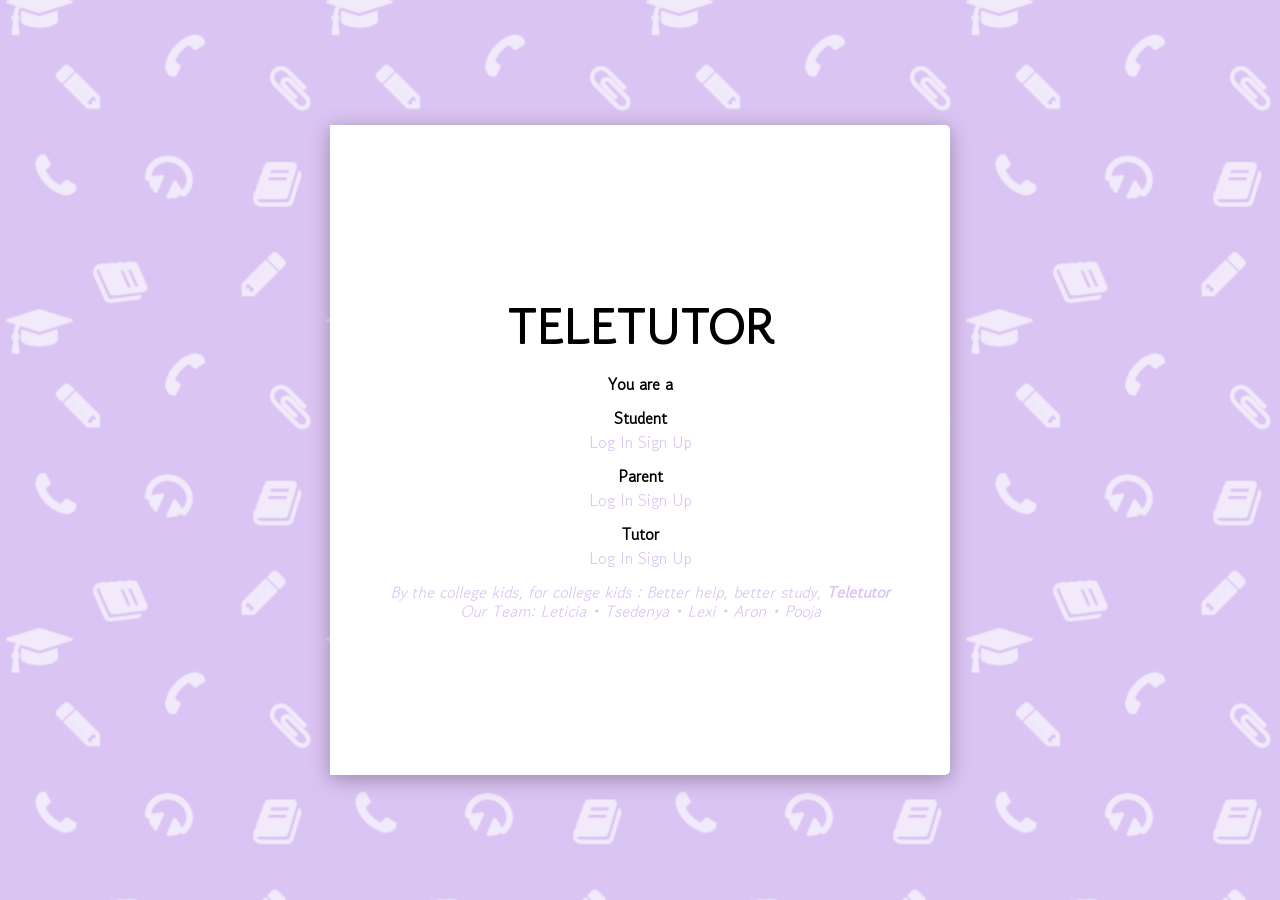
<file: Teletutor-main/index.html>
<!DOCTYPE html>
<html lang="en">
<head>
  <meta charset="utf-8" />
  <meta name="viewport" content="width=device-width,initial-scale=1" />
  <title>Teletutor Choose Your Role</title>
  <link rel="stylesheet" href="styling.css" >
</head>
<body class="landing">
  <div class="landing-wrapper">
    <h1>Teletutor</h1>
    <h2 class="lead">You are a</h2>
    <script> 
      function goToLogin(userType) 
      { 
        window.location.href = `login.html?userType=${userType}`; 
      } 
      function goToSignup(userType) 
      { 
        window.location.href = `signup.html?userType=${userType}`; 
      } 
    </script>

    <div class="role-grid">
      <section class="role-card student-card">
        <h2>Student</h2>
        <div class="role-actions">
          <a class="btn" onclick="goToLogin('student');">Log In</a>
          <a class="btn outline" onclick="goToSignup('student');">Sign Up</a>
        </div>
      </section>

      <section class="role-card guardian-card">
        <h2>Parent</h2>
        <div class="role-actions">
          <a class="btn" onclick="goToLogin('guardian');">Log In</a>
           <a class="btn outline" onclick="goToSignup('guardian');">Sign Up</a>
          
        </div>
      </section>

      <section class="role-card tutor-card">
        <h2>Tutor</h2>
        <div class="role-actions">
          <a class="btn" onclick="goToLogin('tutor');">Log In</a>
          <a class="btn outline" onclick="goToSignup('tutor');">Sign Up</a>
          
          
        </div>
      </section>
    </div>

    <footer class="footer">
      <p class="footer-text">
        By the college kids, for college kids : Better help, better study, <strong>Teletutor</strong>
      </p>
      <p class="footer-team">
        Our Team: Leticia • Tsedenya • Lexi • Aron • Pooja
      </p>
    </footer>
  </div>
</body>
</html>
</file>
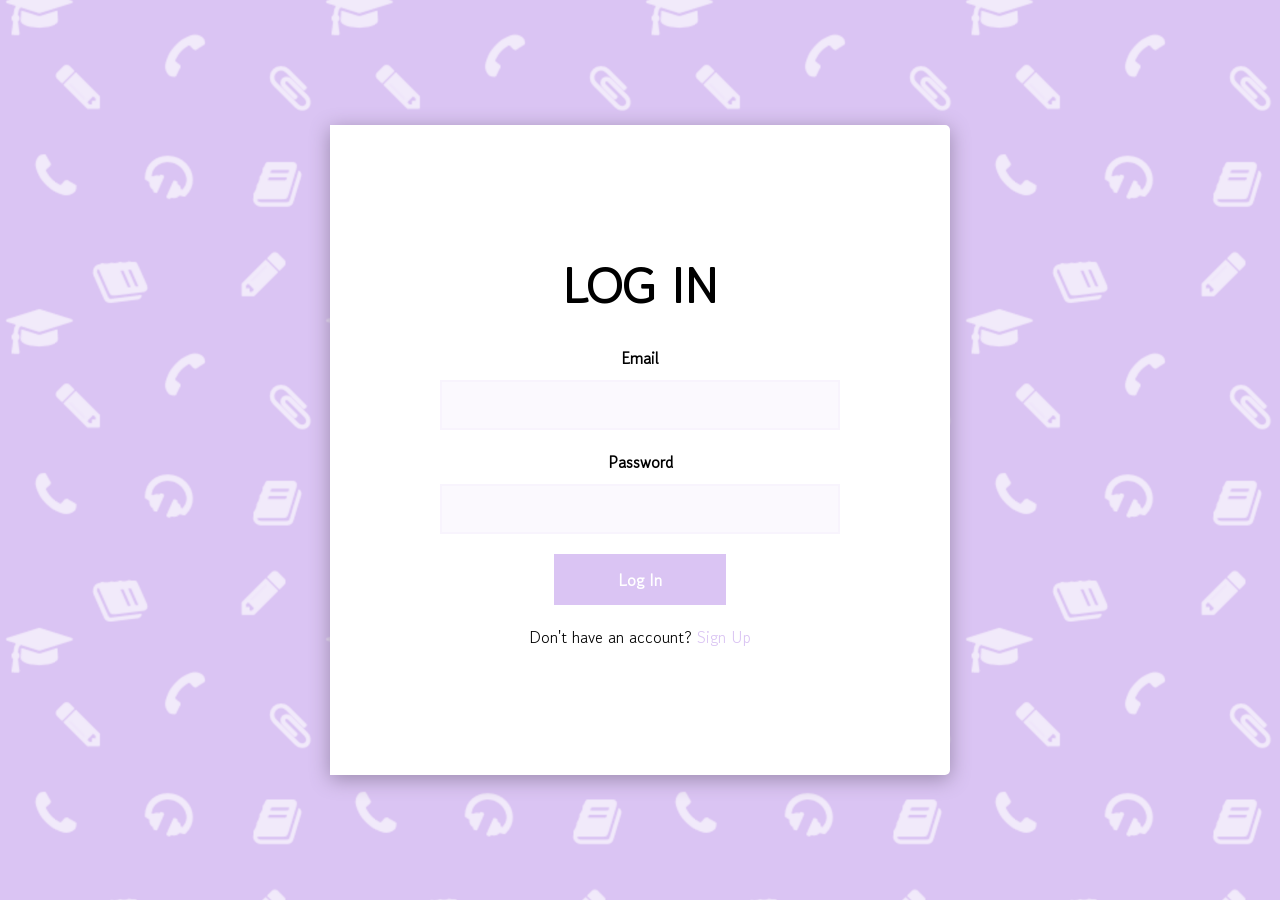
<file: Teletutor-main/login.html>
<!--
To Do List:
  • Add Log In-Type Tabs
  • For student, use inputs:
    • First / Last Name
    • Email
    • Age (Dropdown?)
    • Grade
    • Subject (Dropdown, with a note saying that they will be able to choose others later)
    • ??
  • For parent, use inputs (Should parent sign up create student account? Have option to add more than one kid??):
    • First / Last Name
    • Email
    • Student First / Last Name
    • Student Grade
    • Student Subject (Dropdown, with a note saying that they will be able to choose others later)
    • ??
  • For tutor, use inputs:
    • First / Last Name
    • Email
    • Subject Expertise (Select all that apply)
    • Is this more akin to a hiring process? Can just *anyone* apply, or should this not even be through the website at all?
    • ??
-->

<!DOCTYPE html>
<html lang="en">
<head>
    <meta charset="UTF-8">
    <meta name="viewport" content="width=device-width, initial-scale=1.0">
    <title>Log In</title>
    <link rel="stylesheet" href="styling.css">
    <script type="text/javascript" src="validation.js" defer></script>
</head>
<script> 
      function goToLogin() 
      { 
        const params = new URLSearchParams(window.location.search);
        const userType = params.get('userType');
        window.location.href = `login.html?userType=${userType}`; 
      } 
      function goToSignup() 
      { 
        const params = new URLSearchParams(window.location.search);
        const userType = params.get('userType');
        window.location.href = `signup.html?userType=${userType}`; 
      } 
      function goToPage() 
      {
        const params = new URLSearchParams(window.location.search);
        const userType = params.get('userType');

        if (!userType) 
        {
          const sel = document.querySelector('input[name="userType"]:checked');
          if (sel) userType = sel.value;
        }

        console.log('goToPage userType:', userType);

        if (userType === 'guardian')
        {
          window.location.href = `guardian-dashboard.html`;
        }
        else if (userType === 'tutor')
        {
          window.location.href = `tutor-dashboard.html`;
        } 
        else if (userType === 'student')
        {
          window.location.href = `student-dashboard.html`;
        }
        else
        {
          window.location.href = `student-dashboard.html`;
        }
      }
</script>
<body>
    <div class="wrapper">
        <h1>Log In</h1>
        <p id="error-message"></p>
        <form id="form">
            <h2>Email</h2>
            <div>
                <input type="email" name="email" id="email-input">
            </div>
            <h2>Password</h2>
            <div>
                <input type="password" name="password" id="password-input">
            </div>
            <button type="button" onclick="goToPage()">Log In</button>
        </form>
        <p1>Don't have an account? <a class="btn">Sign Up</a></p1>
    </div>
</body>
</html>
</file>
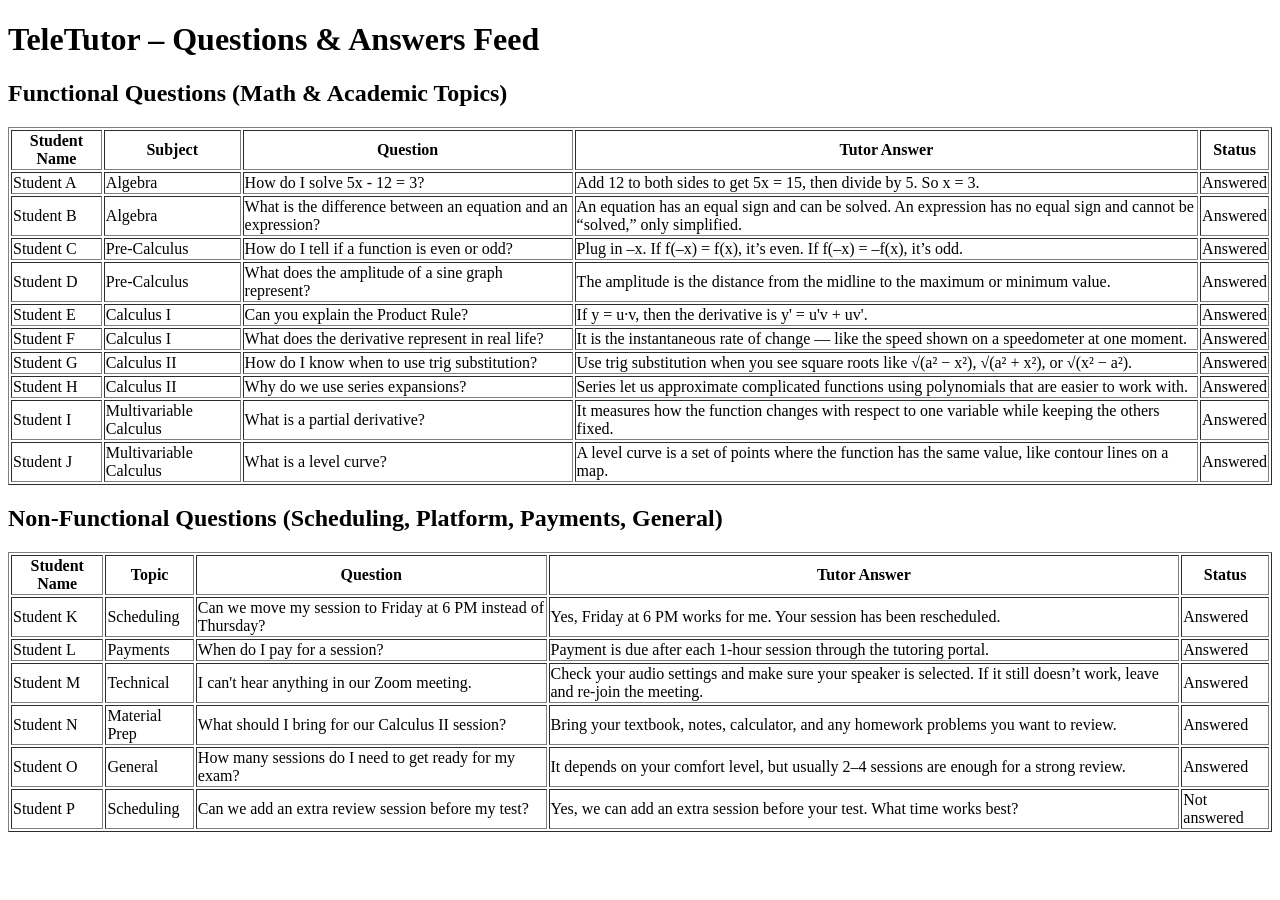
<file: Teletutor-main/q&a-feed.html>
<!DOCTYPE html>
<html lang="en">
<head>
    <meta charset="UTF-8">
    <title>TeleTutor – Questions & Answers Feed</title>
</head>
<body>
    <h1>TeleTutor – Questions & Answers Feed</h1>

    <!-- Functional Questions -->
    <section id="qa-feed">
        <h2>Functional Questions (Math & Academic Topics)</h2>
        <table border="1">
            <tr>
                <th>Student Name</th>
                <th>Subject</th>
                <th>Question</th>
                <th>Tutor Answer</th>
                <th>Status</th>
            </tr>

            <!-- Algebra -->
            <tr>
                <td>Student A</td>
                <td>Algebra</td>
                <td>How do I solve 5x - 12 = 3?</td>
                <td>Add 12 to both sides to get 5x = 15, then divide by 5. So x = 3.</td>
                <td>Answered</td>
            </tr>

            <tr>
                <td>Student B</td>
                <td>Algebra</td>
                <td>What is the difference between an equation and an expression?</td>
                <td>
                    An equation has an equal sign and can be solved.
                    An expression has no equal sign and cannot be “solved,” only simplified.
                </td>
                <td>Answered</td>
            </tr>

            <!-- Pre-Calculus -->
            <tr>
                <td>Student C</td>
                <td>Pre-Calculus</td>
                <td>How do I tell if a function is even or odd?</td>
                <td>
                    Plug in –x. If f(–x) = f(x), it’s even. If f(–x) = –f(x), it’s odd.
                </td>
                <td>Answered</td>
            </tr>

            <tr>
                <td>Student D</td>
                <td>Pre-Calculus</td>
                <td>What does the amplitude of a sine graph represent?</td>
                <td>
                    The amplitude is the distance from the midline to the maximum or minimum value.
                </td>
                <td>Answered</td>
            </tr>

            <!-- Calculus I -->
            <tr>
                <td>Student E</td>
                <td>Calculus I</td>
                <td>Can you explain the Product Rule?</td>
                <td>
                    If y = u·v, then the derivative is y' = u'v + uv'.
                </td>
                <td>Answered</td>
            </tr>

            <tr>
                <td>Student F</td>
                <td>Calculus I</td>
                <td>What does the derivative represent in real life?</td>
                <td>
                    It is the instantaneous rate of change — like the speed shown on a speedometer at one moment.
                </td>
                <td>Answered</td>
            </tr>

            <!-- Calculus II -->
            <tr>
                <td>Student G</td>
                <td>Calculus II</td>
                <td>How do I know when to use trig substitution?</td>
                <td>
                    Use trig substitution when you see square roots like √(a² − x²), √(a² + x²), or √(x² − a²).
                </td>
                <td>Answered</td>
            </tr>

            <tr>
                <td>Student H</td>
                <td>Calculus II</td>
                <td>Why do we use series expansions?</td>
                <td>
                    Series let us approximate complicated functions using polynomials that are easier to work with.
                </td>
                <td>Answered</td>
            </tr>

            <!-- Multivariable Calculus -->
            <tr>
                <td>Student I</td>
                <td>Multivariable Calculus</td>
                <td>What is a partial derivative?</td>
                <td>
                    It measures how the function changes with respect to one variable while keeping the others fixed.
                </td>
                <td>Answered</td>
            </tr>

            <tr>
                <td>Student J</td>
                <td>Multivariable Calculus</td>
                <td>What is a level curve?</td>
                <td>
                    A level curve is a set of points where the function has the same value, like contour lines on a map.
                </td>
                <td>Answered</td>
            </tr>
        </table>

        <!-- Non-Functional Questions -->
        <h2>Non-Functional Questions (Scheduling, Platform, Payments, General)</h2>
        <table border="1">
            <tr>
                <th>Student Name</th>
                <th>Topic</th>
                <th>Question</th>
                <th>Tutor Answer</th>
                <th>Status</th>
            </tr>

            <tr>
                <td>Student K</td>
                <td>Scheduling</td>
                <td>Can we move my session to Friday at 6 PM instead of Thursday?</td>
                <td>Yes, Friday at 6 PM works for me. Your session has been rescheduled.</td>
                <td>Answered</td>
            </tr>

            <tr>
                <td>Student L</td>
                <td>Payments</td>
                <td>When do I pay for a session?</td>
                <td>Payment is due after each 1-hour session through the tutoring portal.</td>
                <td>Answered</td>
            </tr>

            <tr>
                <td>Student M</td>
                <td>Technical</td>
                <td>I can't hear anything in our Zoom meeting.</td>
                <td>
                    Check your audio settings and make sure your speaker is selected.
                    If it still doesn’t work, leave and re-join the meeting.
                </td>
                <td>Answered</td>
            </tr>

            <tr>
                <td>Student N</td>
                <td>Material Prep</td>
                <td>What should I bring for our Calculus II session?</td>
                <td>
                    Bring your textbook, notes, calculator, and any homework problems you want to review.
                </td>
                <td>Answered</td>
            </tr>

            <tr>
                <td>Student O</td>
                <td>General</td>
                <td>How many sessions do I need to get ready for my exam?</td>
                <td>
                    It depends on your comfort level, but usually 2–4 sessions are enough for a strong review.
                </td>
                <td>Answered</td>
            </tr>

            <tr>
                <td>Student P</td>
                <td>Scheduling</td>
                <td>Can we add an extra review session before my test?</td>
                <td>Yes, we can add an extra session before your test. What time works best?</td>
                <td>Not answered</td>
            </tr>
        </table>
    </section>
</body>
</html>
</file>
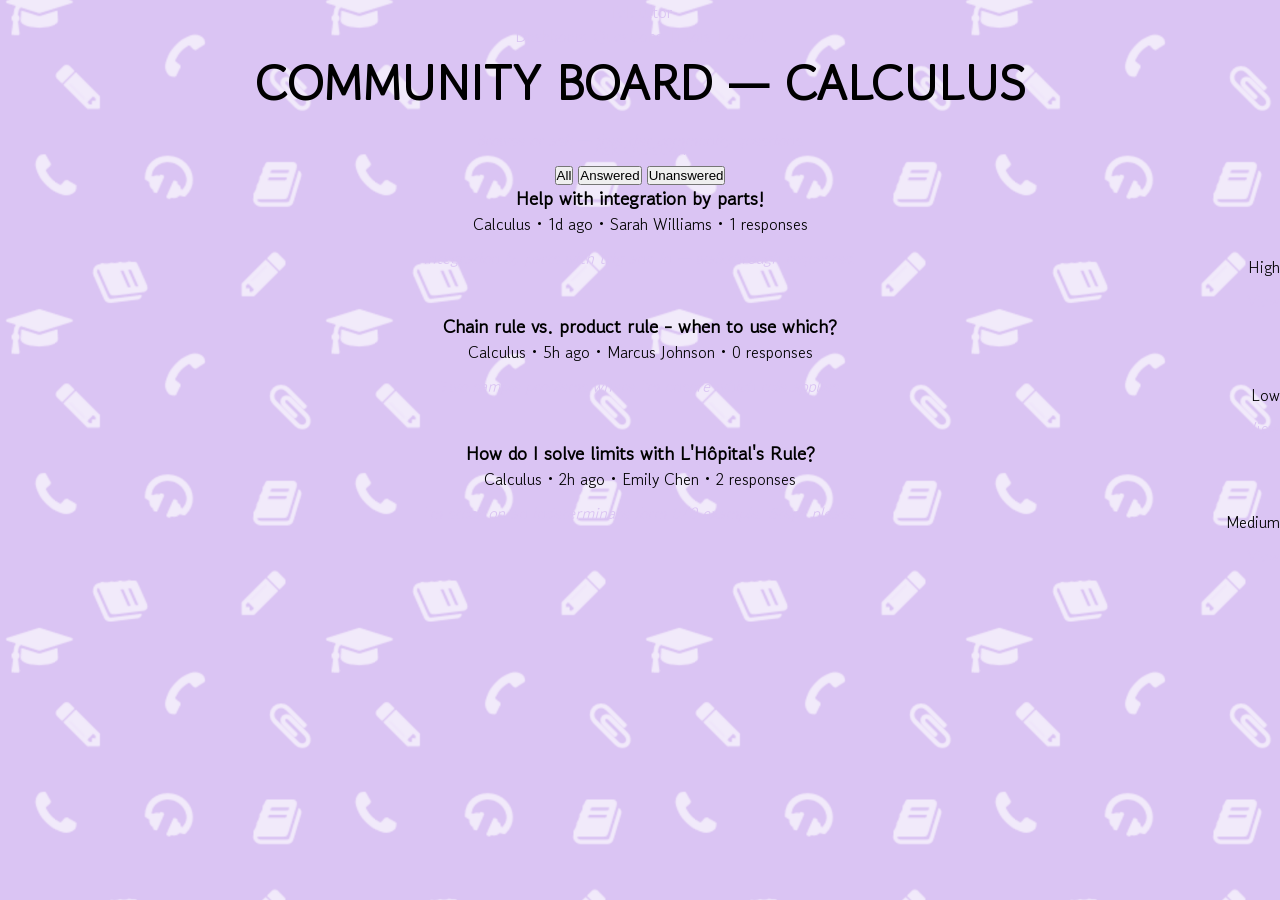
<file: Teletutor-main/questions.html>
<!doctype html>
<html lang="en">
<head>
  <meta charset="utf-8" />
  <meta name="viewport" content="width=device-width,initial-scale=1" />
  <title>Teletutor — Questions Board</title>
  <link rel="stylesheet" href="styling.css">
</head>
<body>
  <header class="site-header">
    <div class="container">
      <a href="index.html" class="logo">Teletutor</a>
      <nav class="nav">
        <a href="student-dashboard.html">Dashboard</a>
        <a href="questions.html" class="active">Questions</a>
        <a href="tutor-profile.html">Tutors</a>
        <a href="login.html">Logout</a>
      </nav>
    </div>
  </header>

  <main class="container">
    <section class="hero small-hero">
      <h1>Community Board — Calculus</h1>
      <p class="muted">Browse or ask — free tier community questions.</p>
      <div class="cta-row">
        <a href="ask-question.html" class="btn primary">Ask Question</a>
        <div class="filter-group">
          <button class="btn" onclick="filterQuestions('all')">All</button>
          <button class="btn" onclick="filterQuestions('answered')">Answered</button>
          <button class="btn" onclick="filterQuestions('unanswered')">Unanswered</button>
        </div>
      </div>
    </section>

    <section>
      <div id="questions-list" class="card-list">
        <!-- JS will render question cards here -->
      </div>
    </section>
  </main>

  <script src="js/script.js"></script>
  <script>
    document.addEventListener('DOMContentLoaded', () => {
      renderQuestions();
    });
  </script>
</body>
</html>
</file>
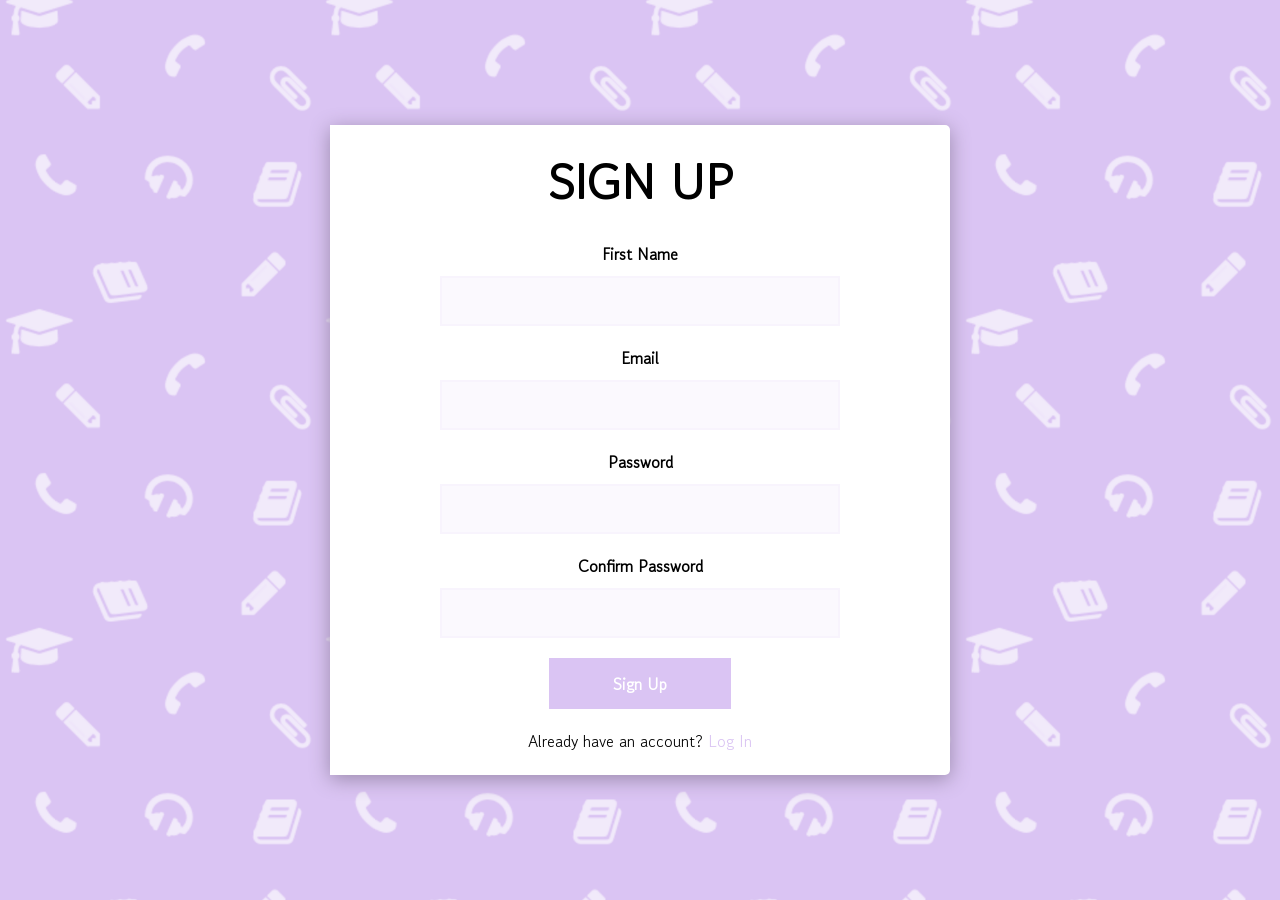
<file: Teletutor-main/signup.html>
<!--
To Do List:
  • For student, use inputs:
    • First / Last Name
    • Email
    • Age (Dropdown?)
    • Grade
    • Subject (Dropdown, with a note saying that they will be able to choose others later)
    • ??
  • For parent, use inputs (Should parent sign up create student account? Have option to add more than one kid??):
    • First / Last Name
    • Email
    • Student First / Last Name
    • Student Grade
    • Student Subject (Dropdown, with a note saying that they will be able to choose others later)
    • ??
  • For tutor, use inputs:
    • First / Last Name
    • Email
    • Subject Expertise (Select all that apply)
    • Is this more akin to a hiring process? Can just *anyone* apply, or should this not even be through the website at all?
    • ??
-->

<!DOCTYPE html>
<html lang="en">
<head>
    <meta charset="UTF-8">
    <meta name="viewport" content="width=device-width, initial-scale=1.0">
    <title>Sign Up</title>
    <link rel="stylesheet" href="styling.css">
    <script type="text/javascript" src="validation.js" defer></script>
</head>
<script> 
      function goToLogin() 
      { 
        const params = new URLSearchParams(window.location.search);
        const userType = params.get('userType');
        window.location.href = `login.html?userType=${userType}`; 
      } 
      function goToSignup() 
      { 
        const params = new URLSearchParams(window.location.search);
        const userType = params.get('userType');
        window.location.href = `signup.html?userType=${userType}`; 
      } 
</script>
<body>
    <div class="wrapper">
        <h1>Sign Up</h1>
        <p id="error-message"></p>
        <form id="form">
            <h2>First Name</h2>
            <div>
                <input type="text" name="firstname" id="firstname-input">
            </div>
            <h2>Email</h2>
            <div>
                <input type="email" name="email" id="email-input">
            </div>
            <h2>Password</h2>
            <div>
                <input type="password" name="password" id="password-input">
            </div>
            <h2>Confirm Password</h2>
            <div>
                <input type="password" name="repeat-password" id="repeat-password-input">
            </div>
            <button type-"submit">Sign Up</button>
        </form>
        <p1>Already have an account? <a class="btn" onclick="goToLogin();">Log In</a></p1>
    </div>
</body>
</html>
</file>
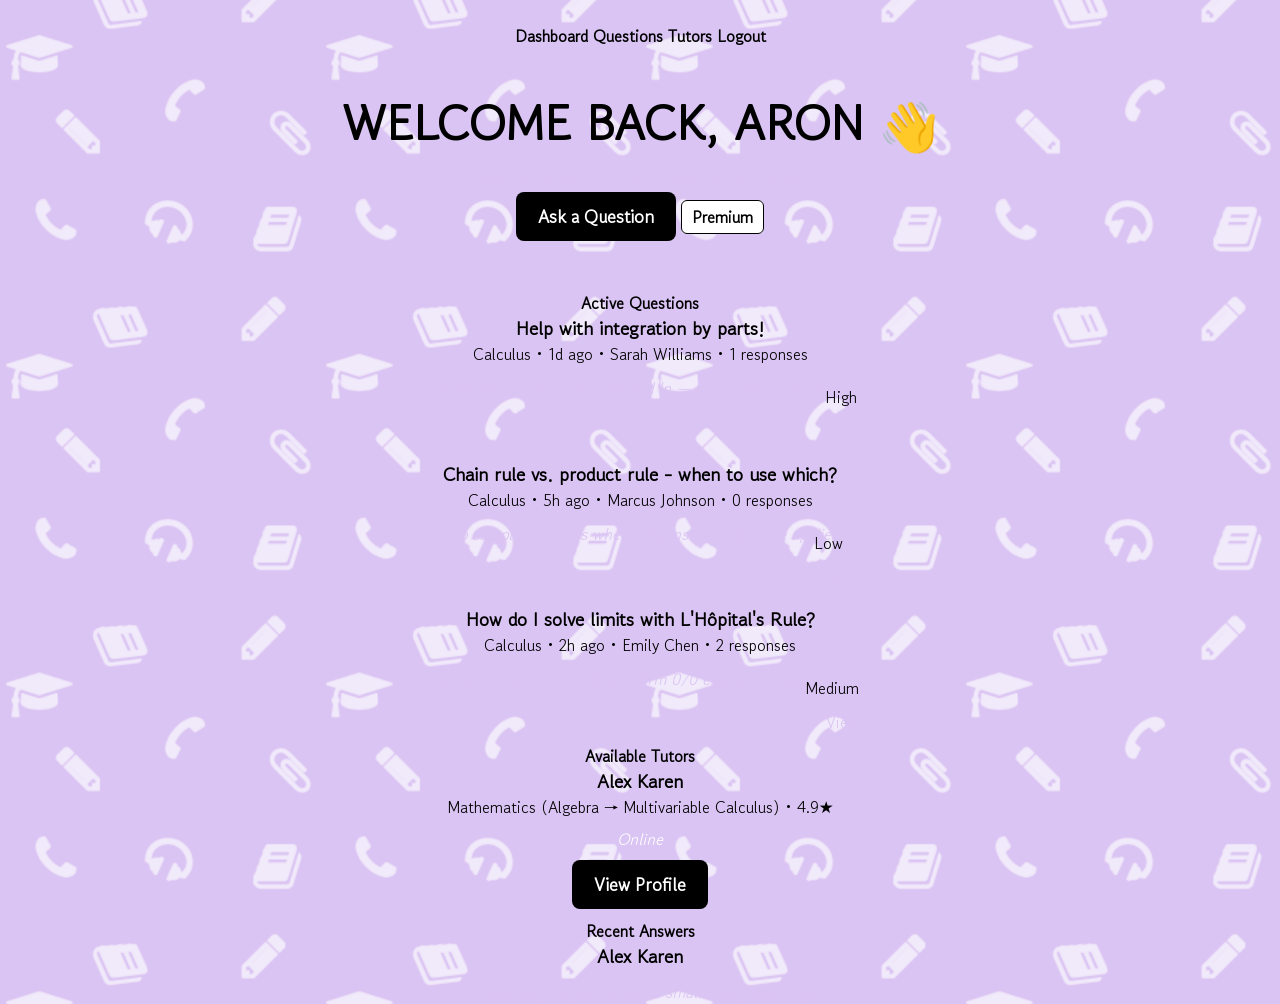
<file: Teletutor-main/student-dashboard.html>
<!doctype html>
<html lang="en">
<head>
  <meta charset="utf-8" />
  <meta name="viewport" content="width=device-width, initial-scale=1" />
  <title>Teletutor — Student Dashboard</title>
  <link rel="stylesheet" href="styling.css">
</head>

<body class="student-dashboard">
  <!-- Header -->
  <header class="site-header">
    <div class="container">
      <a href="index.html" class="logo">Teletutor</a>
      <nav class="nav">
        <a href="student-dashboard.html" class="active">Dashboard</a>
        <a href="questions.html">Questions</a>
        <a href="tutor-profile.html">Tutors</a>
        <a href="login.html">Logout</a>
      </nav>
    </div>
  </header>

  <!-- Main Content -->
  <main class="container">
    <!-- Hero Section -->
    <section class="hero small-hero">
      <h1>Welcome back, <span id="student-name">Aron</span> 👋</h1>
      <p class="muted">Keep practicing Calculus — here's what's active.</p>

      <div class="cta-row">
        <a href="ask-questions.html" class="btn primary">Ask a Question</a>
        <span class="badge subscription" id="subscription-badge">Premium</span>
      </div>
    </section>

    <!-- Active Questions -->
    <section>
      <h2>Active Questions</h2>
      <div id="active-questions" class="card-grid"></div>
    </section>

    <!-- Available Tutors -->
    <section>
      <h2>Available Tutors</h2>
      <div id="tutors-list" class="card-grid"></div>
    </section>

    <!-- Recent Answers -->
    <section>
      <h2>Recent Answers</h2>
      <div id="recent-answers" class="card-grid"></div>
    </section>
  </main>

  <!-- JS -->
  <script src="js/script.js"></script>
  <script>
    document.addEventListener('DOMContentLoaded', () => {
      initStudentDashboard({
        name: 'Aron Hernandez',
        subscription: 'Premium'
      });
    });
  </script>
</body>
</html>
</file>
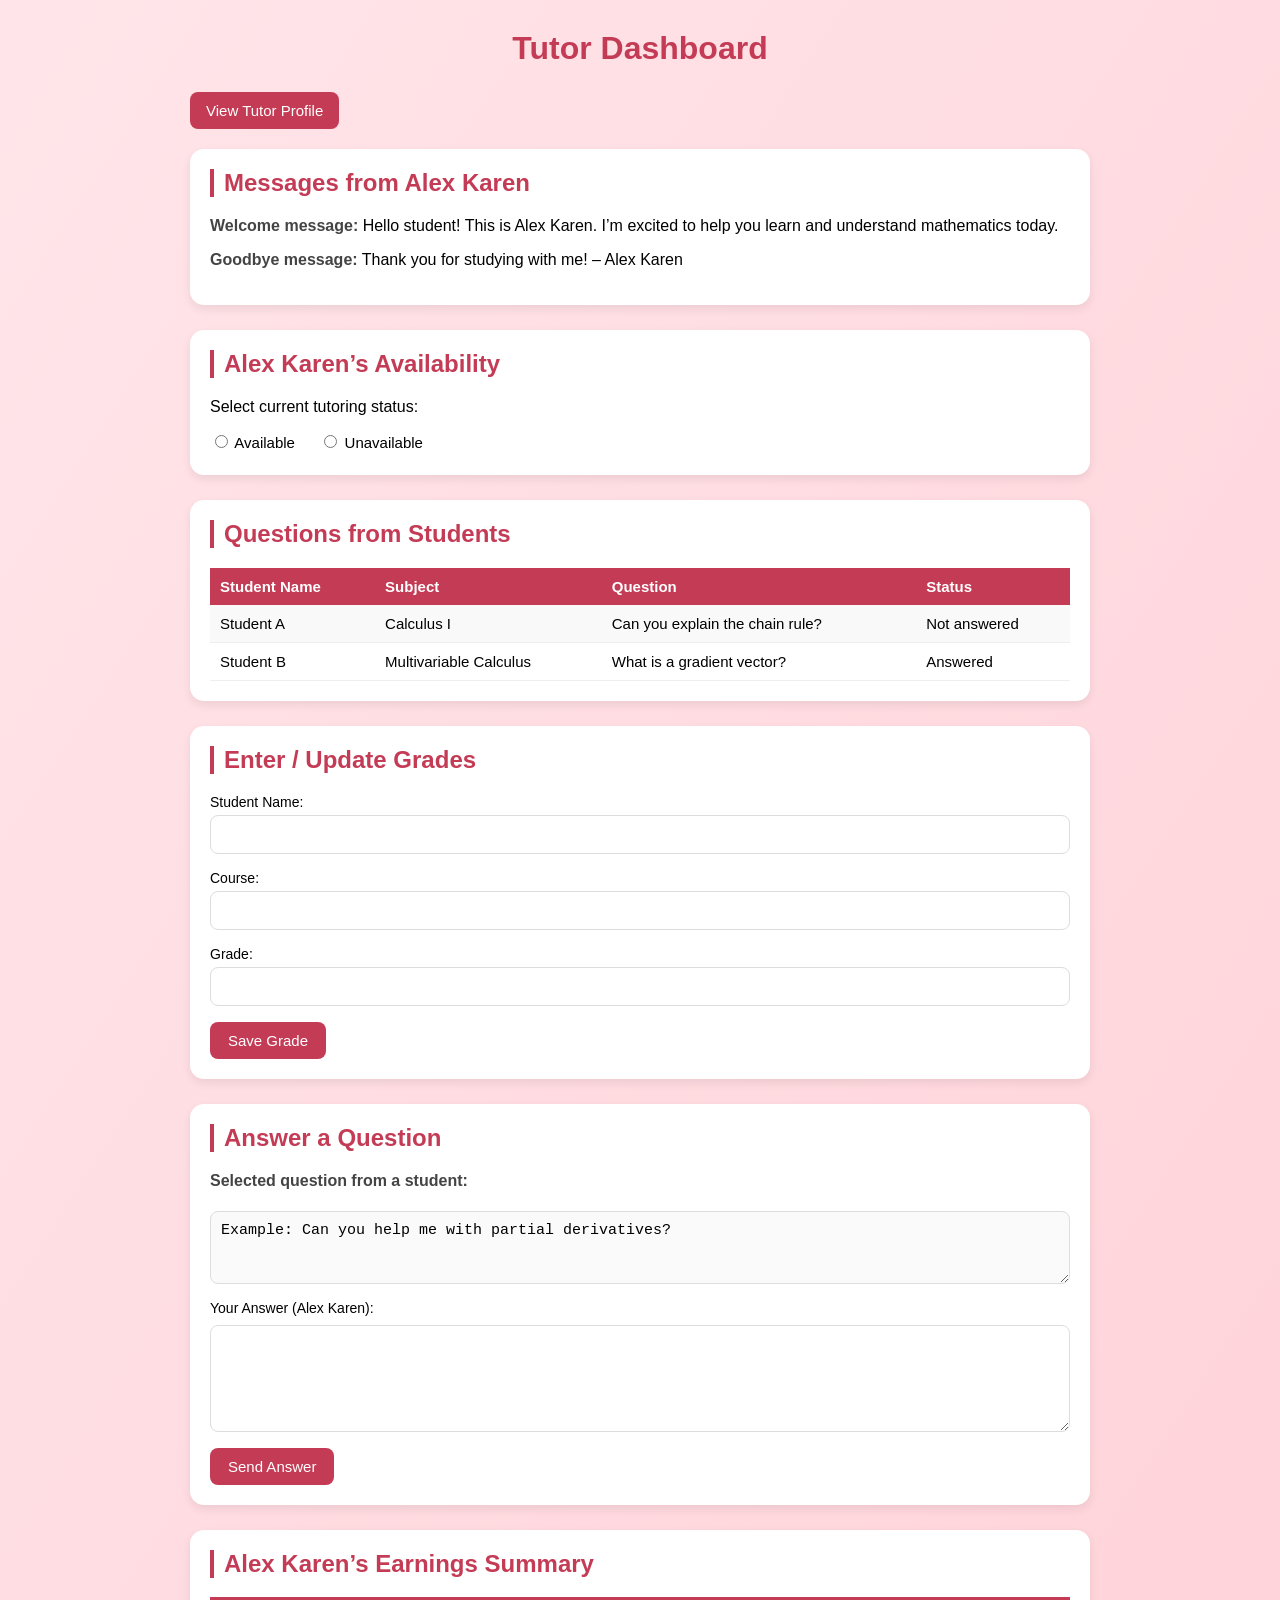
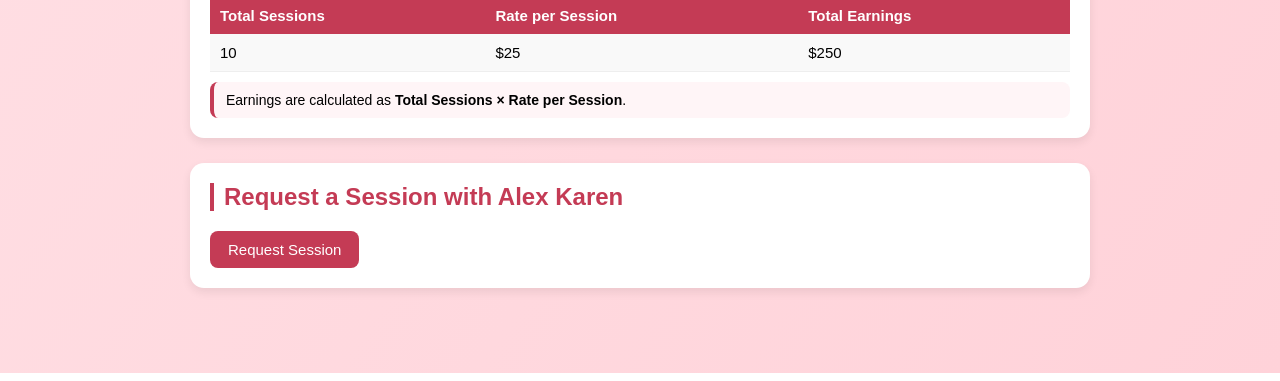
<file: Teletutor-main/tutor-dashboard.html>
<!DOCTYPE html>
<html>
<head>
    <meta charset="UTF-8">
    <title>Tutor Dashboard</title>

    <style>
    /* ===== Global Styling ===== */
    body {
        font-family: 'Inter', Arial, sans-serif;
        background: linear-gradient(to bottom right, #ffe5e9, #ffd2d9);
        margin: 0;
        padding: 0;
    }

    /* Page title */
    h1 {
        text-align: center;
        color: #c43b55;
        margin-bottom: 25px;
    }

    /* Main container */
    .dashboard-container {
        max-width: 900px;
        margin: 30px auto;
        padding: 0 20px 30px;
    }

    /* Section cards */
    .card {
        background: #ffffff;
        padding: 20px;
        margin-bottom: 25px;
        border-radius: 14px;
        box-shadow: 0 4px 10px rgba(0,0,0,0.08);
    }

    .card h2 {
        color: #c43b55;
        margin-top: 0;
        border-left: 4px solid #c43b55;
        padding-left: 10px;
        font-weight: 600;
    }

    p strong {
        color: #444;
    }

    /* Tables */
    table {
        width: 100%;
        border-collapse: collapse;
        margin-top: 10px;
        font-size: 15px;
    }

    table th {
        background: #c43b55;
        color: #ffffff;
        padding: 10px;
        text-align: left;
    }

    table td {
        padding: 10px;
        border-bottom: 1px solid #eeeeee;
    }

    table tr:nth-child(even) {
        background: #f9f9f9;
    }

    /* Forms, inputs, textareas */
    input[type="text"],
    textarea,
    select {
        width: 100%;
        padding: 10px;
        border: 1px solid #dddddd;
        border-radius: 8px;
        margin-top: 5px;
        margin-bottom: 12px;
        font-size: 15px;
        box-sizing: border-box;
        background: #ffffff;
    }

    textarea[readonly] {
        background: #fafafa;
    }

    label {
        display: block;
        font-size: 14px;
        margin-bottom: 4px;
    }

    /* Radio labels inline */
    .radio-group label {
        display: inline-block;
        margin-right: 20px;
        font-size: 15px;
    }

    /* Buttons */
    button,
    input[type="submit"] {
        background: #c43b55;
        color: #ffffff;
        padding: 10px 18px;
        border: none;
        border-radius: 8px;
        cursor: pointer;
        font-size: 15px;
        transition: background 0.2s;
    }

    button:hover,
    input[type="submit"]:hover {
        background: #a82f45;
    }

    /* Earnings highlight (optional) */
    .summary-note {
        margin-top: 10px;
        background: #fff5f7;
        border-left: 4px solid #c43b55;
        padding: 10px 12px;
        border-radius: 8px;
        font-size: 14px;
    }
    </style>
</head>
<body>

<div class="dashboard-container">

    <h1>Tutor Dashboard</h1>

    <button onclick="window.location.href='tutor-profile.html'" 
style="background:#c43b55; color:white; padding:10px 16px; border:none; border-radius:8px; cursor:pointer; margin-bottom:20px;">
    View Tutor Profile
</button>
   <div class="Dashboard-container"> 

    <!-- Welcome / Goodbye messages (FROM Alex Karen TO students) -->
    <div class="card">
        <h2>Messages from Alex Karen</h2>
        <p><strong>Welcome message:</strong> 
            Hello student! This is Alex Karen. I’m excited to help you learn and understand mathematics today.
        </p>

        <p><strong>Goodbye message:</strong> 
            Thank you for studying with me! – Alex Karen
        </p>
    </div>

    <!-- Availability toggle -->
    <div class="card">
        <h2>Alex Karen’s Availability</h2>
        <p>Select current tutoring status:</p>

        <div class="radio-group">
            <label>
                <input type="radio" name="availability" value="available">
                Available
            </label>

            <label>
                <input type="radio" name="availability" value="unavailable">
                Unavailable
            </label>
        </div>
    </div>

    <!-- Questions from students -->
    <div class="card">
        <h2>Questions from Students</h2>
        <table>
            <tr>
                <th>Student Name</th>
                <th>Subject</th>
                <th>Question</th>
                <th>Status</th>
            </tr>
            <tr>
                <td>Student A</td>
                <td>Calculus I</td>
                <td>Can you explain the chain rule?</td>
                <td>Not answered</td>
            </tr>
            <tr>
                <td>Student B</td>
                <td>Multivariable Calculus</td>
                <td>What is a gradient vector?</td>
                <td>Answered</td>
            </tr>
        </table>
    </div>

    <!-- Writing grades -->
    <div class="card">
        <h2>Enter / Update Grades</h2>
        <form>
            <label>Student Name:
                <input type="text" name="studentName">
            </label>

            <label>Course:
                <input type="text" name="courseName">
            </label>

            <label>Grade:
                <input type="text" name="grade">
            </label>

            <input type="submit" value="Save Grade">
        </form>
    </div>

    <!-- Answer Question Interface -->
    <div class="card">
        <h2>Answer a Question</h2>
        <form>
            <p><strong>Selected question from a student:</strong></p>
            <textarea rows="3" readonly>Example: Can you help me with partial derivatives?</textarea>

            <label>Your Answer (Alex Karen):</label>
            <textarea rows="5" name="answer"></textarea>

            <input type="submit" value="Send Answer">
        </form>
    </div>

    <!-- Tutor summary earnings -->
    <div class="card">
        <h2>Alex Karen’s Earnings Summary</h2>
        <table>
            <tr>
                <th>Total Sessions</th>
                <th>Rate per Session</th>
                <th>Total Earnings</th>
            </tr>
            <tr>
                <td>10</td>
                <td>$25</td>
                <td>$250</td>
            </tr>
        </table>
        <div class="summary-note">
            Earnings are calculated as <strong>Total Sessions × Rate per Session</strong>.
        </div>
    </div>

    <!-- Student session request button -->
    <div class="card">
        <h2>Request a Session with Alex Karen</h2>
        <button type="button">Request Session</button>
    </div>

</div>

</body>
</html>
</file>
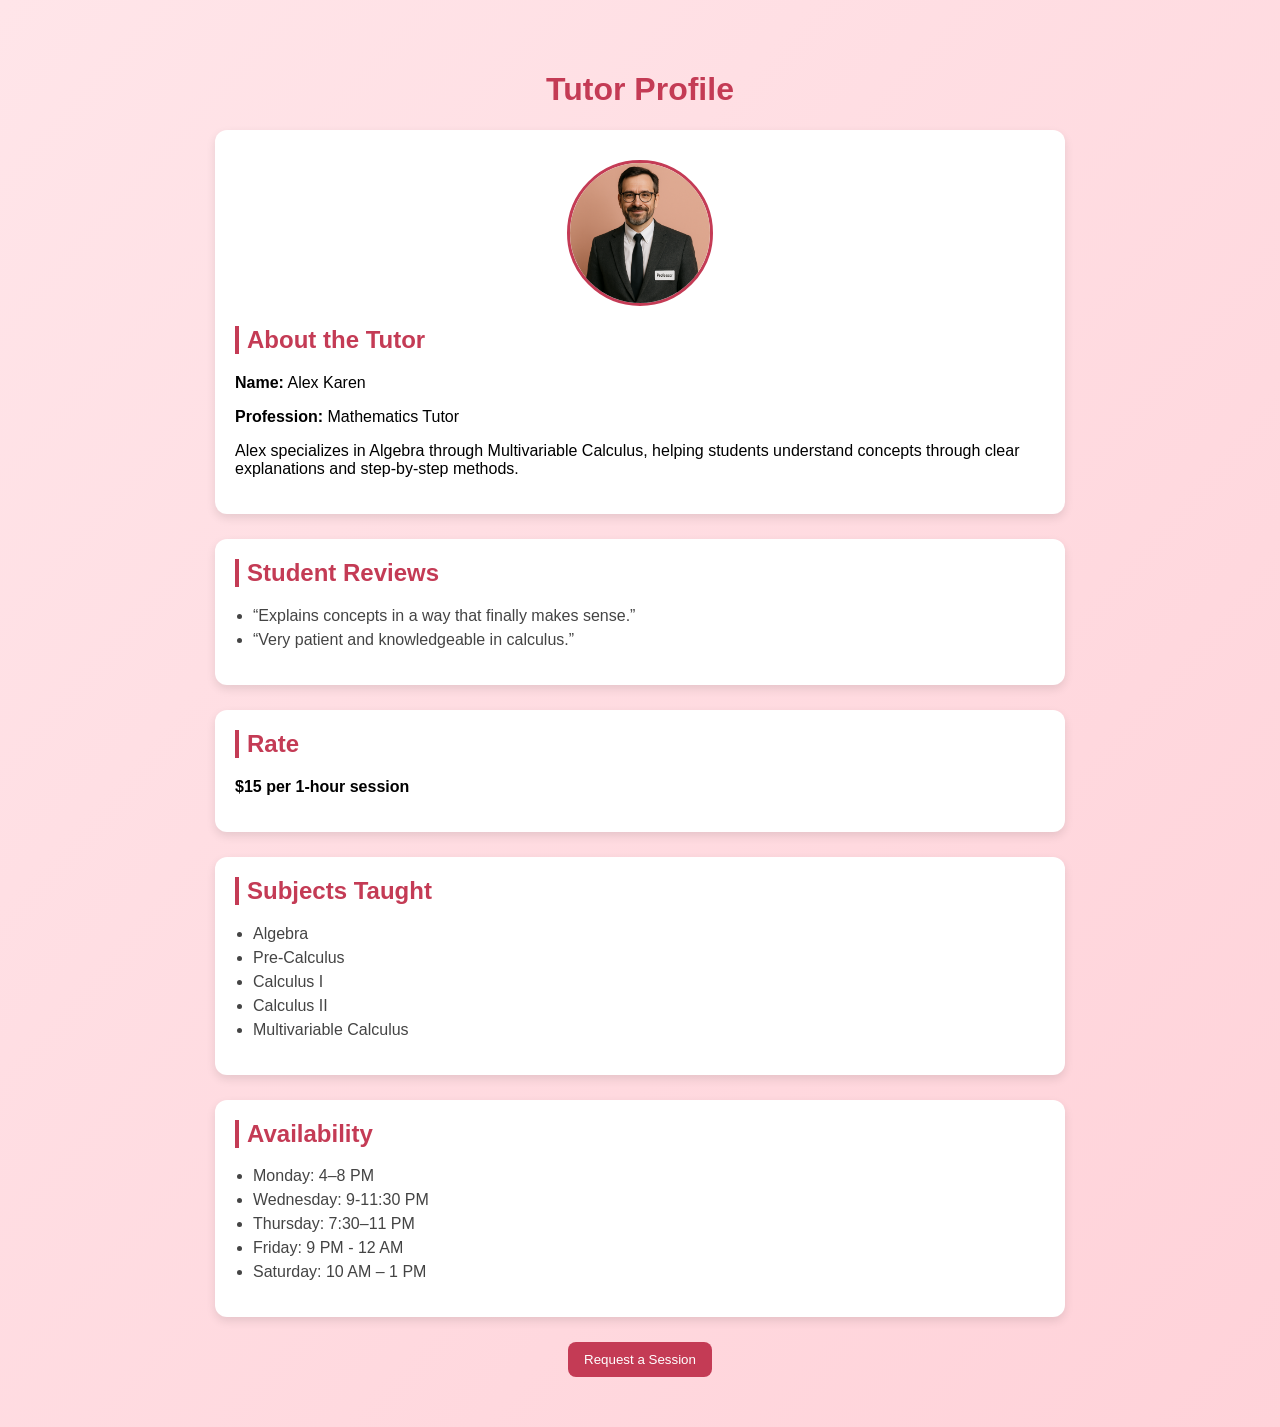
<file: Teletutor-main/tutor-profile.html>
<!DOCTYPE html>
<html>
<head>
    <meta charset="UTF-8">
    <title>Tutor Profile</title>

<style>
    body {
        font-family: 'Inter', Arial, sans-serif;
        background: linear-gradient(to bottom right, #ffe5e9, #ffd2d9);
        margin: 0;
        padding: 0;
    }

    .container {
        max-width: 850px;
        margin: 30px auto;
        padding: 20px;
    }

    h1 {
        text-align: center;
        color: #c43b55;
    }

    .card {
        background: #fff;
        padding: 20px;
        border-radius: 12px;
        box-shadow: 0 4px 10px rgba(0,0,0,0.1);
        margin-bottom: 25px;
    }

    h2 {
        color: #c43b55;
        border-left: 4px solid #c43b55;
        padding-left: 8px;
        margin-top: 0;
    }

    img {
        width: 140px;
        border-radius: 50%;
        display: block;
        margin: 10px auto 20px;
        border: 3px solid #c43b55;
    }

    ul { padding-left: 18px; }
    li { margin-bottom: 6px; color: #444; }

    button {
        background: #c43b55;
        color: #fff;
        border: none;
        padding: 10px 16px;
        border-radius: 8px;
        cursor: pointer;
        display: block;
        margin: 0 auto;
    }

    button:hover {
        background: #a82f45;
    }
</style>
</head>

<body>
<div class="container">

    <h1>Tutor Profile</h1>

    <div class="card">
        <img src="images/professor.png" alt="Professor Alex Karen"> 
        <h2>About the Tutor</h2>
        <p><strong>Name:</strong> Alex Karen</p>
        <p><strong>Profession:</strong> Mathematics Tutor</p>
        <p>
            Alex specializes in Algebra through Multivariable Calculus, helping students
            understand concepts through clear explanations and step-by-step methods.
        </p>
    </div>

    <div class="card">
        <h2>Student Reviews</h2>
        <ul>
            <li>“Explains concepts in a way that finally makes sense.”</li>
            <li>“Very patient and knowledgeable in calculus.”</li>
        </ul>
    </div>

    <div class="card">
        <h2>Rate</h2>
        <p><strong>$15 per 1-hour session</strong></p>
    </div>

    <div class="card">
        <h2>Subjects Taught</h2>
        <ul>
            <li>Algebra</li>
            <li>Pre-Calculus</li>
            <li>Calculus I</li>
            <li>Calculus II</li>
            <li>Multivariable Calculus</li>
        </ul>
    </div>

    <div class="card">
        <h2>Availability</h2>
        <ul>
            <li>Monday: 4–8 PM</li>
            <li>Wednesday: 9-11:30 PM</li>
            <li>Thursday: 7:30–11 PM</li>
            <li>Friday: 9 PM - 12 AM</li>
            <li>Saturday: 10 AM – 1 PM</li>
        </ul>
    </div>

    <button>Request a Session</button>

</div>
</body>
</html>
</file>
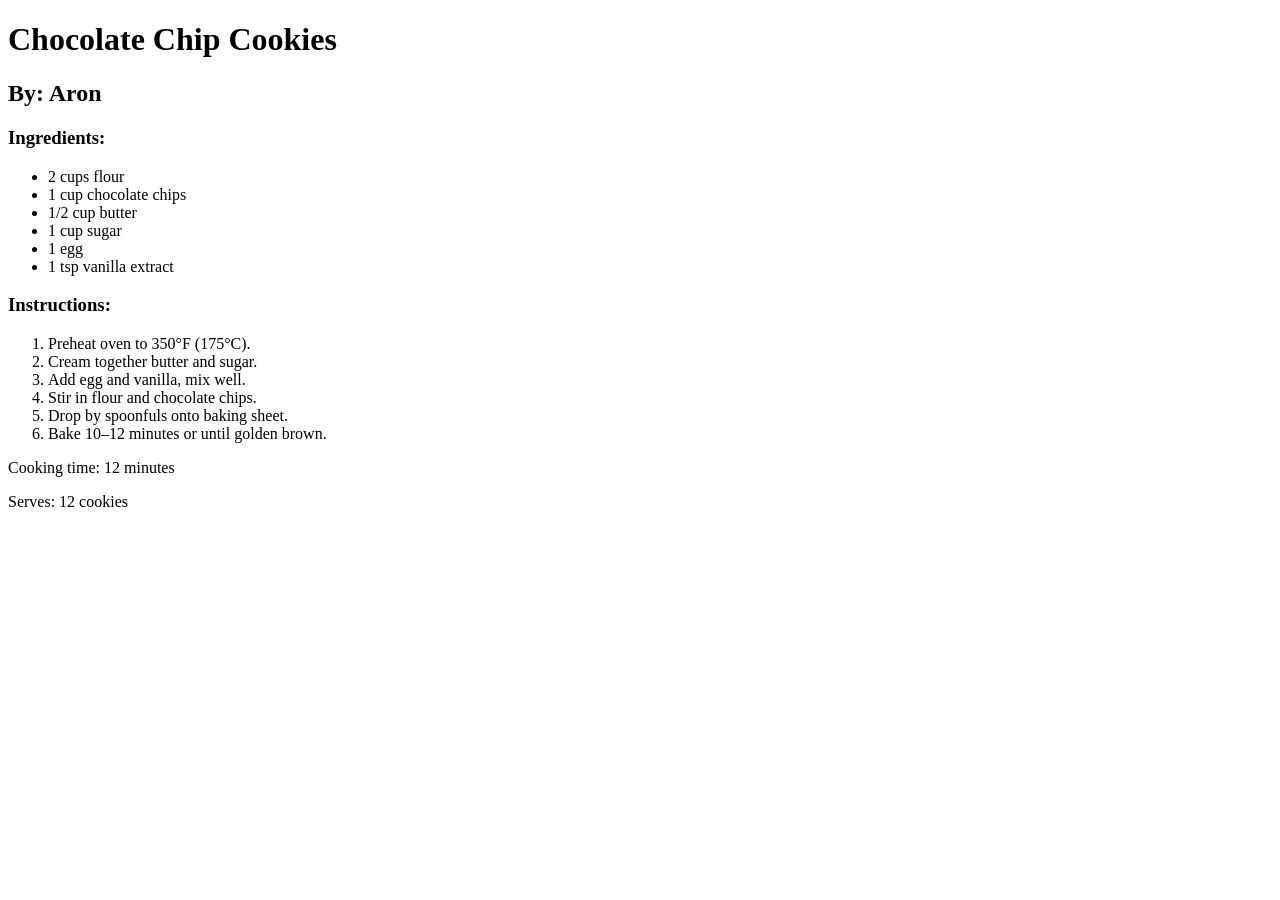
<file: team-recipe-book-main/team-recipe-book-main/aron-recipe.html>
<!DOCTYPE html>
<html>
<head>
    <title>Aron's Recipe</title>
</head>
<body>
    <h1>Chocolate Chip Cookies</h1>
    <h2>By: Aron</h2>
    
    <h3>Ingredients:</h3>
    <ul>
        <li>2 cups flour</li>
        <li>1 cup chocolate chips</li>
        <li>1/2 cup butter</li>
        <li>1 cup sugar</li>
        <li>1 egg</li>
        <li>1 tsp vanilla extract</li>
    </ul>
    
    <h3>Instructions:</h3>
    <ol>
        <li>Preheat oven to 350°F (175°C).</li>
        <li>Cream together butter and sugar.</li>
        <li>Add egg and vanilla, mix well.</li>
        <li>Stir in flour and chocolate chips.</li>
        <li>Drop by spoonfuls onto baking sheet.</li>
        <li>Bake 10–12 minutes or until golden brown.</li>
    </ol>
    
    <p>Cooking time: 12 minutes</p>
    <p>Serves: 12 cookies</p>
</body>
</html>
</file>
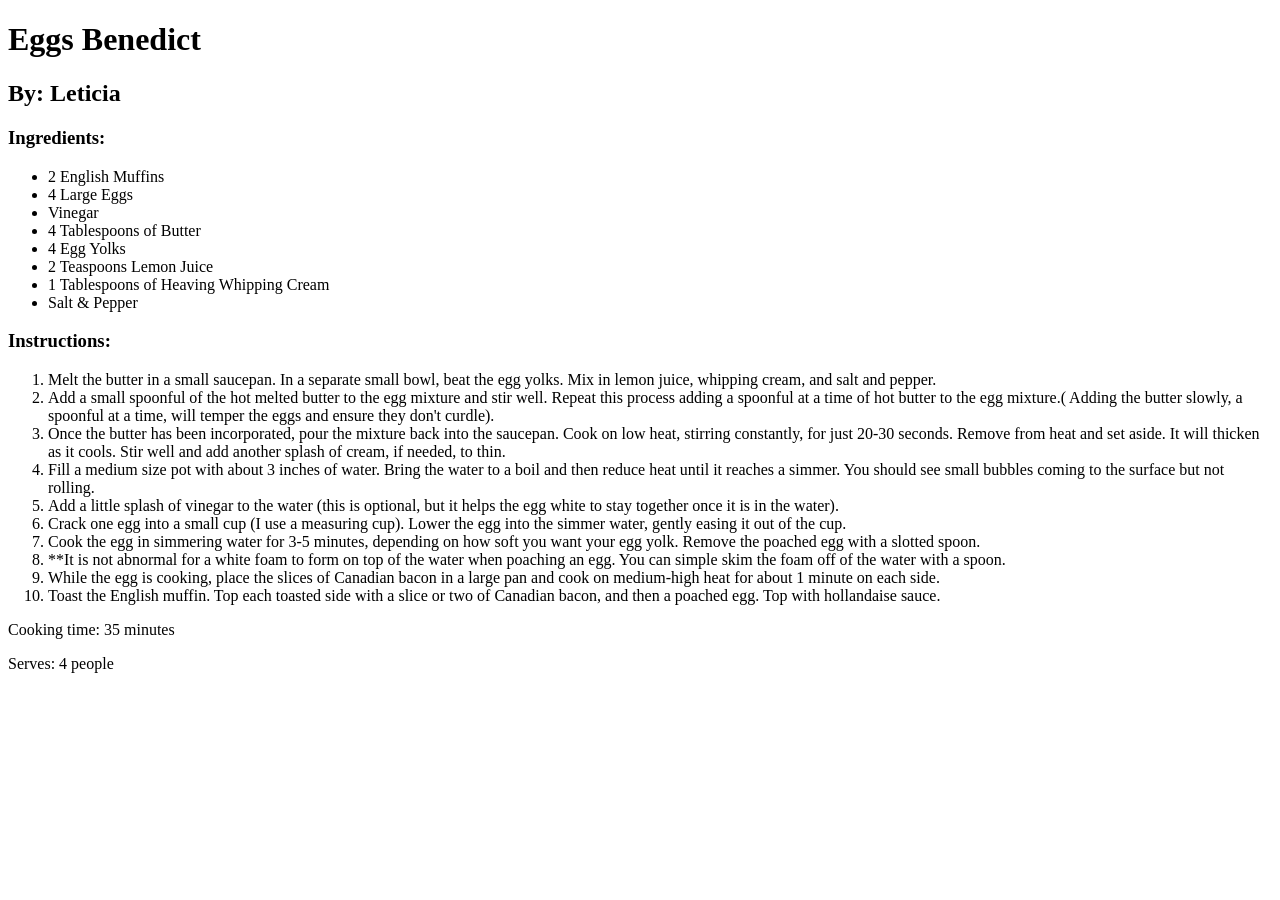
<file: team-recipe-book-main/team-recipe-book-main/leticia-recipe.html>
<!DOCTYPE html>
<html>
<head>
    <title>Leticia's Recipe</title>
</head>
<body>
    <h1>Eggs Benedict</h1>
    <h2>By: Leticia</h2>
    
    <h3>Ingredients:</h3>
    <ul>
        <li>2 English Muffins</li>
        <li>4 Large Eggs</li>
        <li>Vinegar</li>
        <li>4 Tablespoons of Butter</li>
        <li>4 Egg Yolks</li>
        <li>2 Teaspoons Lemon Juice</li>
        <li>1 Tablespoons of Heaving Whipping Cream</li>
        <li>Salt & Pepper</li>
    </ul>
    
    <h3>Instructions:</h3>
    <ol>
        <li>Melt the butter in a small saucepan. In a separate small bowl, beat the egg yolks. Mix in lemon juice, whipping cream, and salt and pepper.</li>
        <li>Add a small spoonful of the hot melted butter to the egg mixture and stir well. Repeat this process adding a spoonful at a time of hot butter to the egg mixture.( Adding the butter slowly, a spoonful at a time, will temper the eggs and ensure they don't curdle).</li>
        <li>Once the butter has been incorporated, pour the mixture back into the saucepan. Cook on low heat, stirring constantly, for just 20-30 seconds. Remove from heat and set aside. It will thicken as it cools. Stir well and add another splash of cream, if needed, to thin.</li>
        <li>Fill a medium size pot with about 3 inches of water. Bring the water to a boil and then reduce heat until it reaches a simmer. You should see small bubbles coming to the surface but not rolling.  </li>
        <li>Add a little splash of vinegar to the water (this is optional, but it helps the egg white to stay together once it is in the water).</li>
        <li>Crack one egg into a small cup (I use a measuring cup).  Lower the egg into the simmer water, gently easing it out of the cup.</li>
        <li>Cook the egg in simmering water for 3-5 minutes, depending on how soft you want your egg yolk. Remove the poached egg with a slotted spoon.</li>
        <li>**It is not abnormal for a white foam to form on top of the water when poaching an egg. You can simple skim the foam off of the water with a spoon.</li>
        <li>While the egg is cooking, place the slices of Canadian bacon in a large pan and cook on medium-high heat for about 1 minute on each side.</li>
        <li>Toast the English muffin. Top each toasted side with a slice or two of Canadian bacon, and then a poached egg. Top with hollandaise sauce.</li>
    </ol>
    
    <p>Cooking time: 35 minutes</p>
    <p>Serves: 4 people</p>
</body>
</html>
</file>
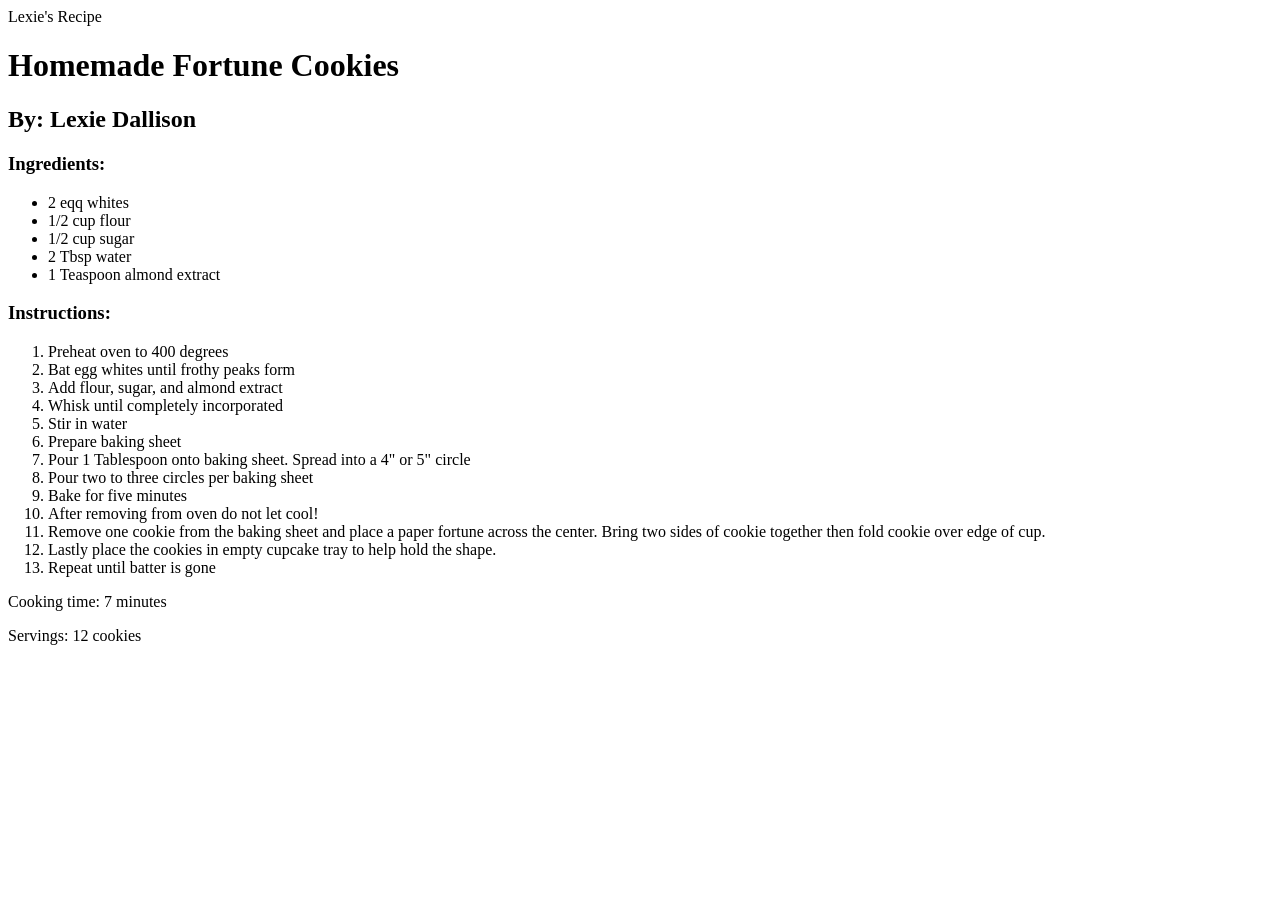
<file: team-recipe-book-main/team-recipe-book-main/lexie_recipe.html>
<!DCOTYPE html>
<html>
  <head>
    <ttile>Lexie's Recipe</ttile>
  </head>
  <body>
    <h1>Homemade Fortune Cookies</h1>
    <h2>By: Lexie Dallison</h2>

    <h3>Ingredients: </h3>
    <ul>
      <li>2 eqq whites</li>
      <li>1/2 cup flour</li>
      <li>1/2 cup sugar</li>
      <li>2 Tbsp water </li>
      <li>1 Teaspoon almond extract</li>
    </ul>
    <h3>Instructions: </h3>
    <ol>
      <li> Preheat oven to 400 degrees</li>
      <li> Bat egg whites until frothy peaks form </li>
      <li> Add flour, sugar, and almond extract</li>
      <li> Whisk until completely incorporated</li>
      <li> Stir in water </li>
      <li> Prepare baking sheet </li>
      <li> Pour 1 Tablespoon onto baking sheet. Spread into a 4" or 5" circle </li>
      <li> Pour two to three circles per baking sheet </li>
      <li> Bake for five minutes</li>
      <li> After removing from oven do not let cool! </li>
      <li> Remove one cookie from the baking sheet and place a paper fortune across the center. Bring two sides of cookie together then fold cookie over edge of cup. </li>
      <li> Lastly place the cookies in empty cupcake tray to help hold the shape. </li>
      <li> Repeat until batter is gone </li>
    </ol>

    <p> Cooking time: 7 minutes </p>
    <p> Servings: 12 cookies </p>
  </body>
</html>
</file>
<file: Teletutor-main/styling.css>
/*
Styling To Do List:
  • Make bg scroll?
  • Align design to illustration:
    • Center box so that it looks like the illustration.
    • Align h2 to be aligned with the input boxes.
*/
/*
Colors:
  • Green - #7fa66a
  • Blue - #a3cbff
  • Red - #ff8c75
*/

@import url('https://fonts.googleapis.com/css2?family=Gowun+Dodum&display=swap');
:root
{
    --accent-color: #dac4f3;
    --base-color: white;
    --text-color: black;
    --input-color: hsl(from var(--accent-color) h s l / 0.10);
    --background-image: url(images/purple-bg.png)
}
*
{
    margin: 0;
    padding: 0;
}
html
{
    font-family: 'Gowun Dodum';
    font-size: 12pt;
    color: var(--text-color);
    text-align: center;
}
body
{
    min-height: 100vh;
    background-image: var(--background-image);
    background-size: 150%;
    background-position: center;
}
.wrapper
{
    position: absolute;
    left: 50%;
    top: 50%;
    transform: translate(-50%, -50%);
    box-sizing: content-box;
    background-color: var(--base-color);
    height: 70vh;
    width: max(40%, 600px);
    padding: 10px;
    border-radius: 0 5px 5px 0;
    display: flex;
    flex-direction: column;
    align-items: center;
    justify-content: center;
    box-shadow: 0 4px 20px color-mix(in srgb, var(--accent-color) 70%, black);
}
.landing-wrapper
{
    position: absolute;
    left: 50%;
    top: 50%;
    transform: translate(-50%, -50%);
    box-sizing: content-box;
    background-color: var(--base-color);
    height: 70vh;
    width: max(40%, 600px);
    padding: 10px;
    border-radius: 0 5px 5px 0;
    display: flex;
    flex-direction: column;
    align-items: center;
    justify-content: center;
    box-shadow: 0 4px 20px color-mix(in srgb, var(--accent-color) 70%, black);
}
h1
{
    font-size: 3rem;
    font-weight: 700;
    text-transform: uppercase;
}
h2
{
    font-size: 1rem;
    font-weight: 600;
    margin-top: 10px;
    margin-bottom: 0px;
}
p
{
    font: inherit;
    margin-top: 10px;
    margin-bottom: -15px;
    font-style: italic;
    color: var(--accent-color);
}
form
{
    width: min(400px, 100%);
    margin-top: 20px;
    margin-bottom: 20px;
    display: flex;
    flex-direction: column;
    align-items: center;
    gap: 10px;
}
form > div
{
    width: 100%;
    display: flex;
    justify-content: center;
}
form input
{
    box-sizing: border-box;
    flex-grow: 1;
    min-width: 0;
    height: 50px;
    padding: 1em;
    font: inherit;
    border: 2px solid var(--input-color);
    background-color: var(--input-color);
    transition: 200ms ease;
}
form input:hover
{
    border: 2px solid var(--accent-color);
}
form input:focus
{
    outline: none;
    border: 2px solid var(--accent-color);
}
form button
{
    margin-top: 10px;
    border: none;
    padding: 0.85em 4em;
    background-color: var(--accent-color);
    color: var(--base-color);
    font: inherit;
    font-weight: 600;
    cursor: pointer;
    transition: 200ms ease;
}
form button:hover
{
    opacity: 75%;
}
form button:focus
{
    outline: none;
    opacity: 75%;
}
a
{
    text-decoration: none;
    color: var(--accent-color);
}
a:hover
{
    text-decoration: underline;
}
@media(max-width: 1100px)
{
    .wrapper
    {
        width: min(600px, 100%);
        border-radius: 0;
    }
}
form div.incorrect input
{
    border-color: black;
    font-style: italic;
    font-weight: 600;
}

/* 
   STUDENT DASHBOARD - ISOLATED FIXES (Affects ONLY Aron)
*/

body.student-dashboard .nav a {
  color: black !important;
  font-weight: 600;
}

/* Center hero section & make text readable */
body.student-dashboard .hero,
body.student-dashboard .small-hero {
  text-align: center;
  padding: 40px 20px;
}

/* Fix card layout and center everything */
body.student-dashboard .card-grid {
  display: flex;
  flex-direction: column;
  align-items: center;
  gap: 18px;
  width: 100%;
}

/* Make the Ask a Question button pop */
body.student-dashboard .btn.primary {
  display: inline-block;
  background: black !important;
  color: white !important;
  padding: 12px 22px;
  border-radius: 8px;
  font-size: 1.1rem;
  font-weight: bold;
  margin-top: 15px;
  cursor: pointer;
}

/* Keep Premium badge visible */
body.student-dashboard .badge.subscription {
  background: white;
  color: black;
  border: 1px solid black;
  padding: 4px 10px;
  border-radius: 6px;
  font-weight: bold;
}

/* Fix container width so everything stays centered */
body.student-dashboard .container,
body.student-dashboard section {
  max-width: 900px;
  margin: auto;
}
</file>
